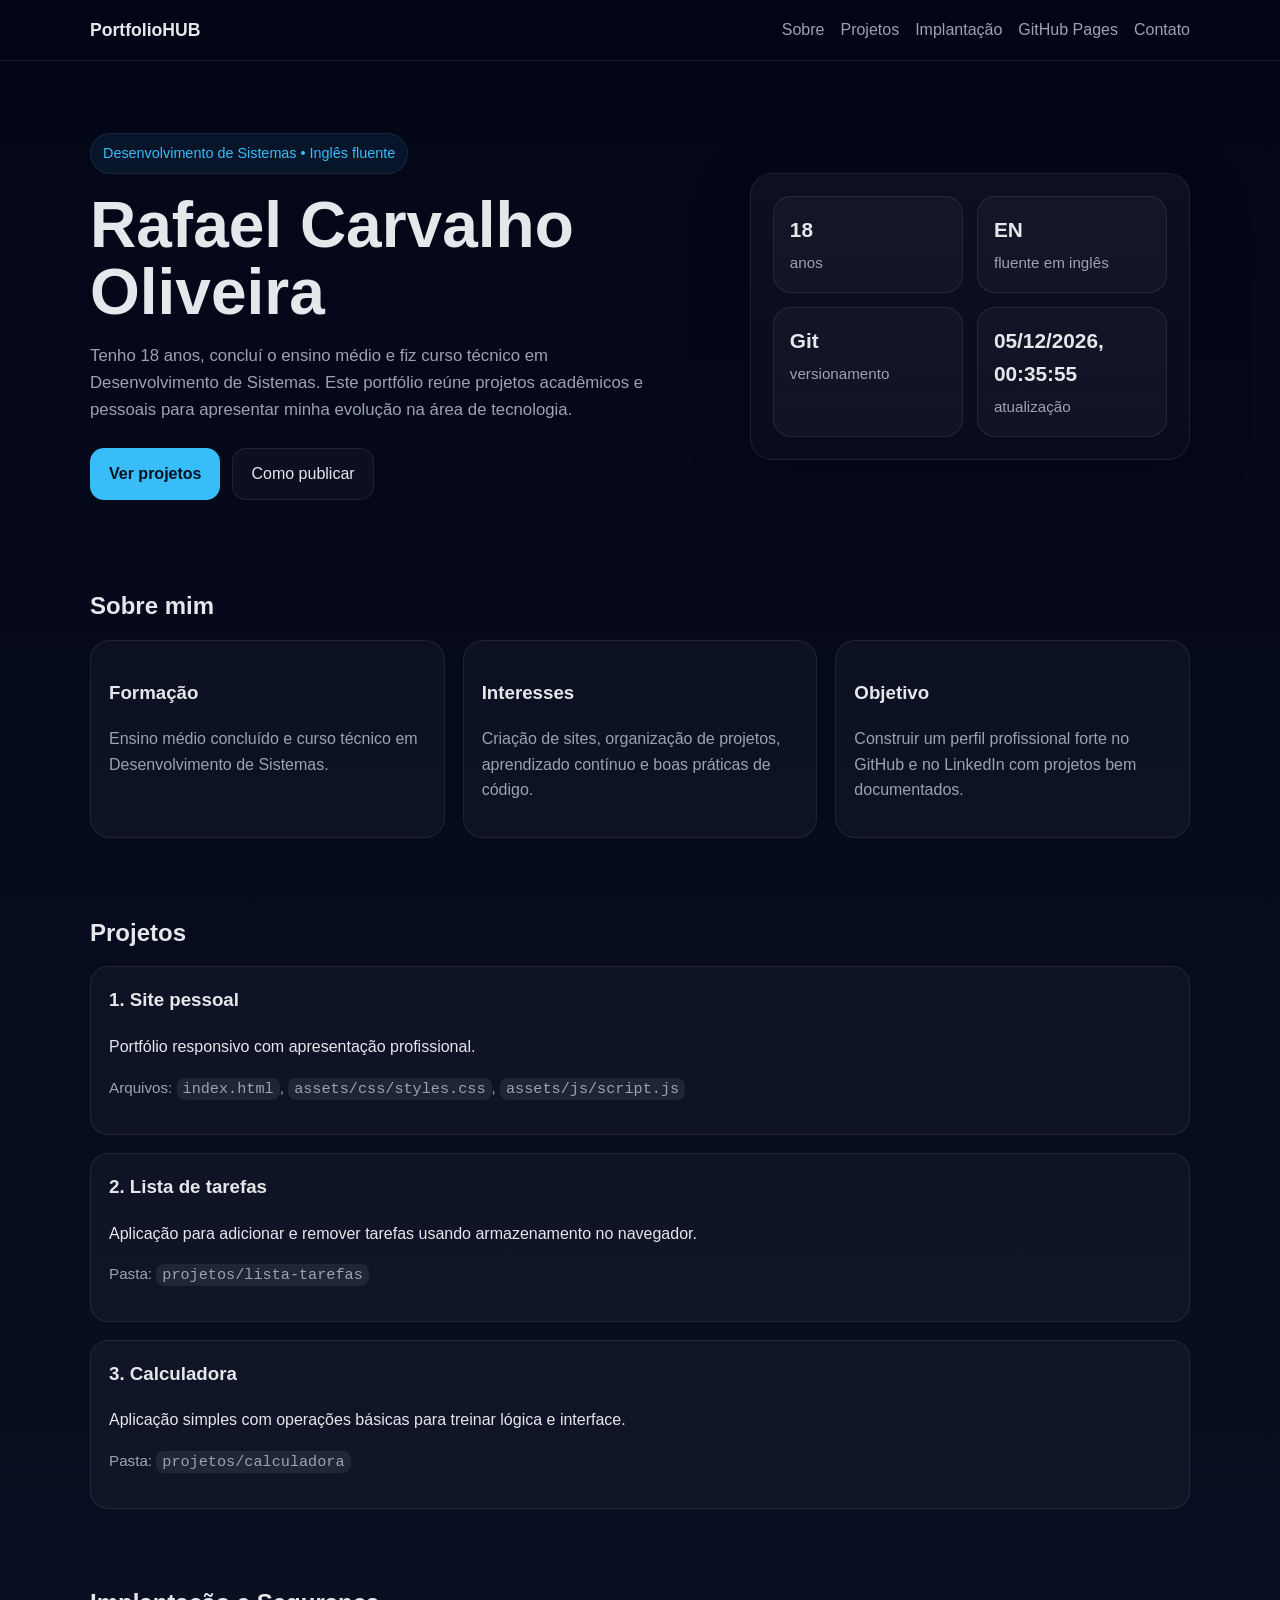
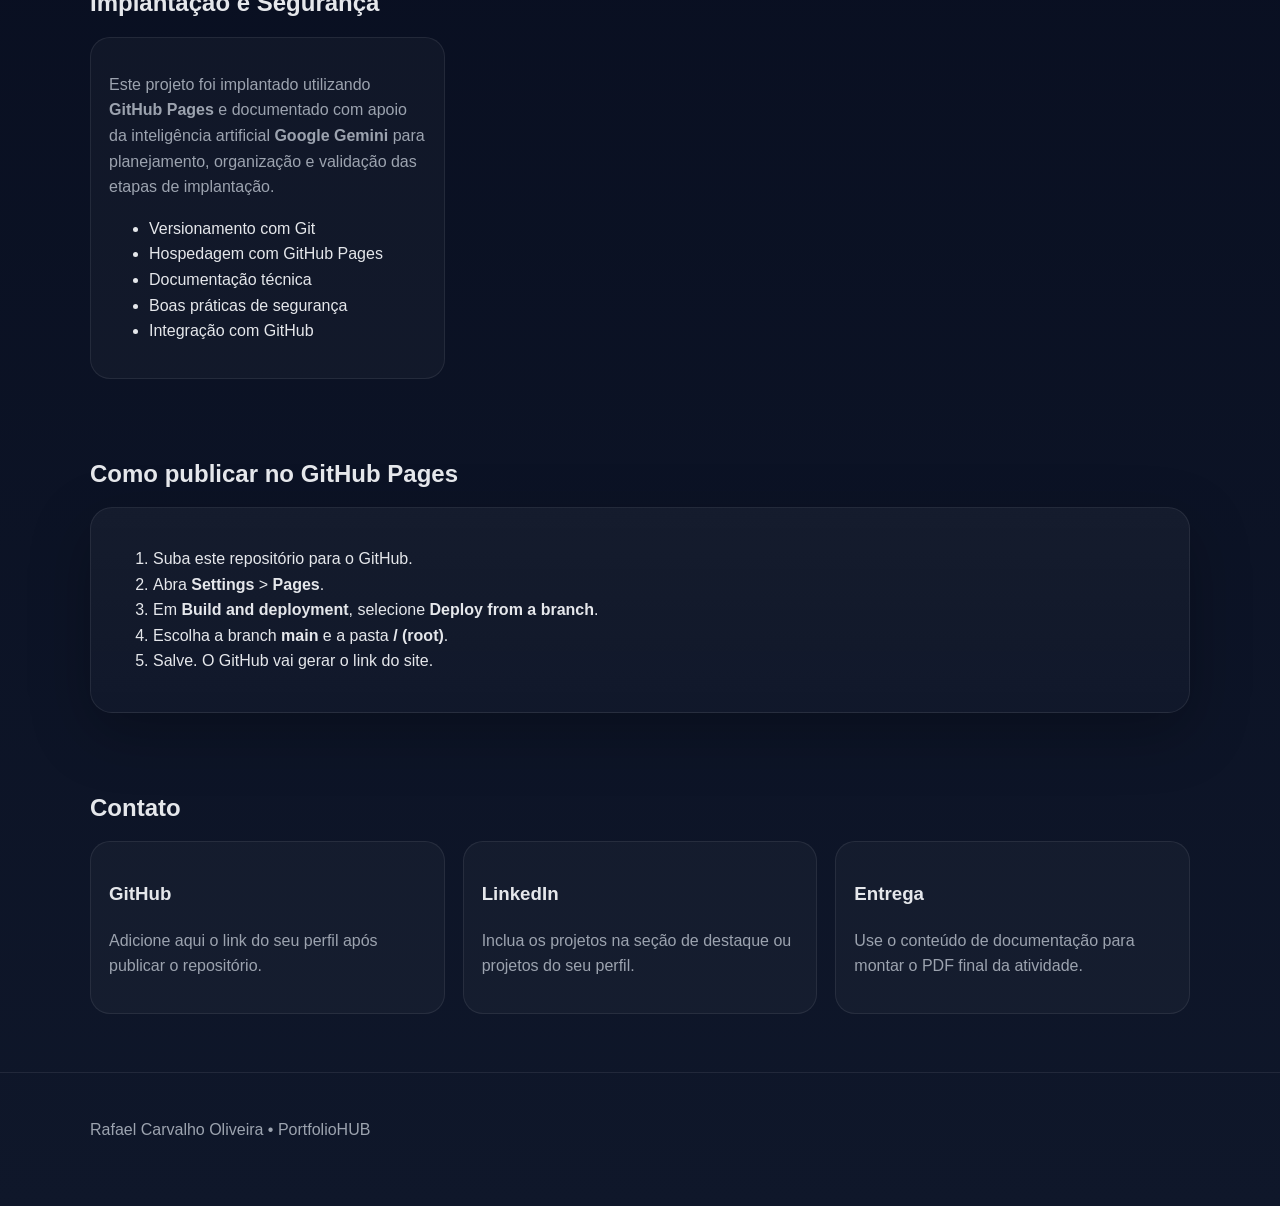
<file: Repositorio_hub/index.html>
<!DOCTYPE html>
<html lang="pt-BR">
<head>
  <meta charset="UTF-8" />
  <meta name="viewport" content="width=device-width, initial-scale=1.0" />
  <title>PortfolioHUB | Rafael Carvalho Oliveira</title>
  <link rel="stylesheet" href="assets/css/styles.css" />
</head>
<body>
  <header>
    <div class="container nav">
      <strong>PortfolioHUB</strong>
      <nav class="nav-links">
        <a href="#sobre">Sobre</a>
        <a href="#projetos">Projetos</a>
        <a href="#implantacao">Implantação</a>
        <a href="#github-pages">GitHub Pages</a>
        <a href="#contato">Contato</a>
      </nav>
    </div>
  </header>

  <main>
    <section class="hero">
      <div class="container hero-grid">
        <div>
          <span class="badge">Desenvolvimento de Sistemas • Inglês fluente</span>
          <h1>Rafael Carvalho Oliveira</h1>
          <p class="lead">
            Tenho 18 anos, concluí o ensino médio e fiz curso técnico em Desenvolvimento de Sistemas.
            Este portfólio reúne projetos acadêmicos e pessoais para apresentar minha evolução na área de tecnologia.
          </p>
          <div class="actions">
            <a class="btn primary" href="#projetos">Ver projetos</a>
            <a class="btn secondary" href="#github-pages">Como publicar</a>
          </div>
        </div>

        <div class="panel">
          <div class="stats">
            <div class="stat">
              <strong id="age">18</strong>
              <span class="small">anos</span>
            </div>
            <div class="stat">
              <strong>EN</strong>
              <span class="small">fluente em inglês</span>
            </div>
            <div class="stat">
              <strong>Git</strong>
              <span class="small">versionamento</span>
            </div>
            <div class="stat">
              <strong id="clock">--</strong>
              <span class="small">atualização</span>
            </div>
          </div>
        </div>
      </div>
    </section>

    <section id="sobre">
      <div class="container">
        <h2 class="section-title">Sobre mim</h2>
        <div class="grid">
          <article class="card">
            <h3>Formação</h3>
            <p>Ensino médio concluído e curso técnico em Desenvolvimento de Sistemas.</p>
          </article>
          <article class="card">
            <h3>Interesses</h3>
            <p>Criação de sites, organização de projetos, aprendizado contínuo e boas práticas de código.</p>
          </article>
          <article class="card">
            <h3>Objetivo</h3>
            <p>Construir um perfil profissional forte no GitHub e no LinkedIn com projetos bem documentados.</p>
          </article>
        </div>
      </div>
    </section>

    <section id="projetos">
      <div class="container">
        <h2 class="section-title">Projetos</h2>
        <div class="project-list">
          <div class="project-item">
            <h3>1. Site pessoal</h3>
            <p>Portfólio responsivo com apresentação profissional.</p>
            <p class="small">Arquivos: <code>index.html</code>, <code>assets/css/styles.css</code>, <code>assets/js/script.js</code></p>
          </div>
          <div class="project-item">
            <h3>2. Lista de tarefas</h3>
            <p>Aplicação para adicionar e remover tarefas usando armazenamento no navegador.</p>
            <p class="small">Pasta: <code>projetos/lista-tarefas</code></p>
          </div>
          <div class="project-item">
            <h3>3. Calculadora</h3>
            <p>Aplicação simples com operações básicas para treinar lógica e interface.</p>
            <p class="small">Pasta: <code>projetos/calculadora</code></p>
          </div>
        </div>
      </div>
    </section>

    <section id="implantacao">
      <div class="container">
        <h2 class="section-title">Implantação e Segurança</h2>
        <div class="grid">
          <article class="card">
            <p>
              Este projeto foi implantado utilizando <strong>GitHub Pages</strong>
              e documentado com apoio da inteligência artificial
              <strong>Google Gemini</strong> para planejamento, organização e
              validação das etapas de implantação.
            </p>
            <ul style="margin-top: 12px;">
              <li>Versionamento com Git</li>
              <li>Hospedagem com GitHub Pages</li>
              <li>Documentação técnica</li>
              <li>Boas práticas de segurança</li>
              <li>Integração com GitHub</li>
            </ul>
          </article>
        </div>
      </div>
    </section>
    
    <section id="github-pages">
      <div class="container">
        <h2 class="section-title">Como publicar no GitHub Pages</h2>
        <div class="panel">
          <ol>
            <li>Suba este repositório para o GitHub.</li>
            <li>Abra <strong>Settings</strong> > <strong>Pages</strong>.</li>
            <li>Em <strong>Build and deployment</strong>, selecione <strong>Deploy from a branch</strong>.</li>
            <li>Escolha a branch <strong>main</strong> e a pasta <strong>/ (root)</strong>.</li>
            <li>Salve. O GitHub vai gerar o link do site.</li>
          </ol>
        </div>
      </div>
    </section>

    <section id="contato">
      <div class="container">
        <h2 class="section-title">Contato</h2>
        <div class="grid">
          <article class="card">
            <h3>GitHub</h3>
            <p>Adicione aqui o link do seu perfil após publicar o repositório.</p>
          </article>
          <article class="card">
            <h3>LinkedIn</h3>
            <p>Inclua os projetos na seção de destaque ou projetos do seu perfil.</p>
          </article>
          <article class="card">
            <h3>Entrega</h3>
            <p>Use o conteúdo de documentação para montar o PDF final da atividade.</p>
          </article>
        </div>
      </div>
    </section>
  </main>

  <footer class="footer">
    <div class="container">
      <p>Rafael Carvalho Oliveira • PortfolioHUB</p>
    </div>
  </footer>

  <script src="assets/js/script.js"></script>
</body>
</html>
</file>
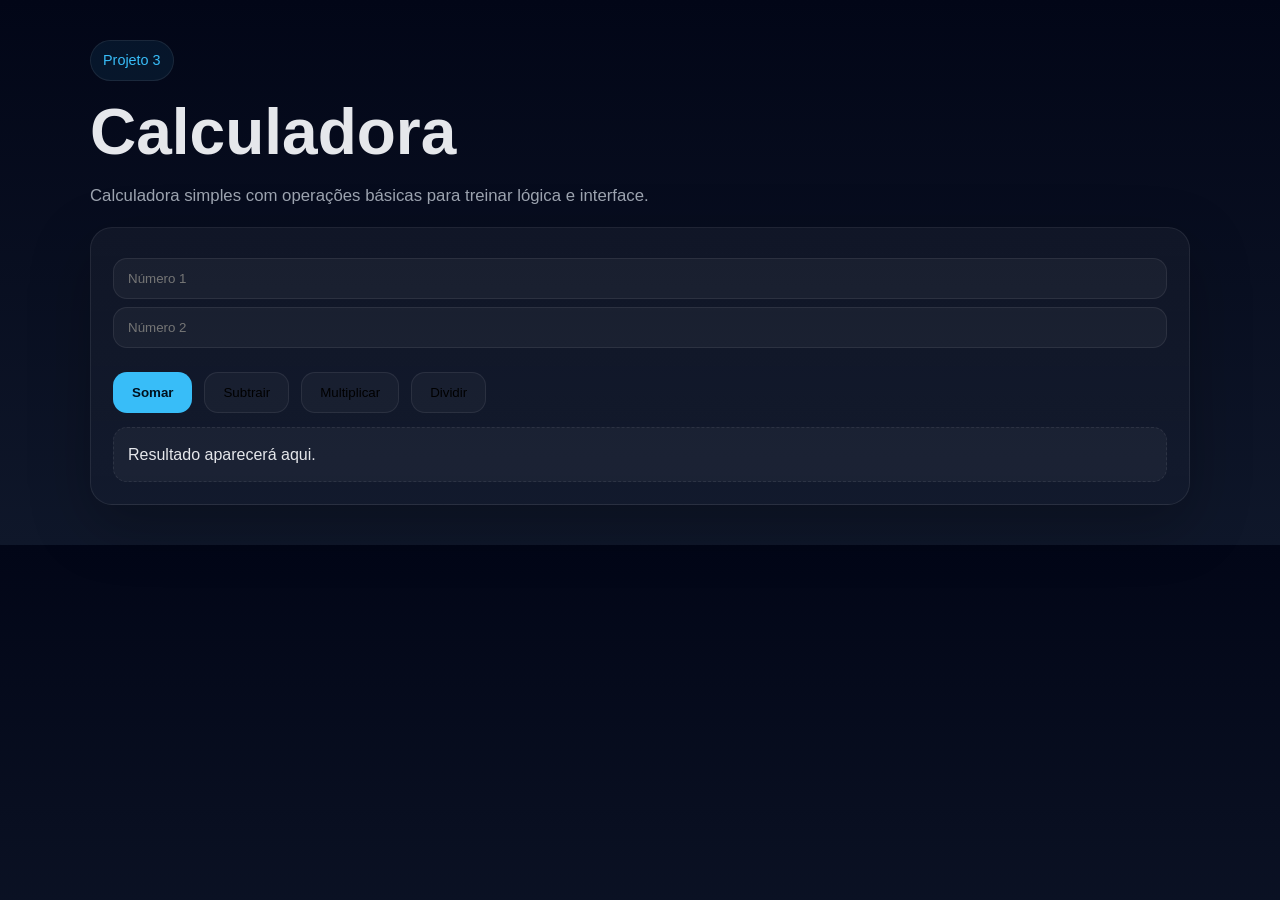
<file: projetos/calculadora/index.html>
<!DOCTYPE html>
<html lang="pt-BR">
<head>
  <meta charset="UTF-8" />
  <meta name="viewport" content="width=device-width, initial-scale=1.0" />
  <title>Calculadora</title>
  <link rel="stylesheet" href="../../assets/css/styles.css" />
</head>
<body>
  <main class="container hero" style="padding-top:40px;">
    <span class="badge">Projeto 3</span>
    <h1>Calculadora</h1>
    <p class="lead">Calculadora simples com operações básicas para treinar lógica e interface.</p>

    <div class="panel">
      <input id="a" type="number" placeholder="Número 1" />
      <input id="b" type="number" placeholder="Número 2" />
      <div class="actions">
        <button class="btn primary" onclick="calc('+')">Somar</button>
        <button class="btn secondary" onclick="calc('-')">Subtrair</button>
        <button class="btn secondary" onclick="calc('*')">Multiplicar</button>
        <button class="btn secondary" onclick="calc('/')">Dividir</button>
      </div>
      <div class="tool-output" id="result">Resultado aparecerá aqui.</div>
    </div>
  </main>

  <script>
    function calc(op) {
      const a = Number(document.getElementById('a').value);
      const b = Number(document.getElementById('b').value);
      const result = document.getElementById('result');
      if (Number.isNaN(a) || Number.isNaN(b)) {
        result.textContent = 'Digite dois números válidos.';
        return;
      }
      let value;
      if (op === '+') value = a + b;
      if (op === '-') value = a - b;
      if (op === '*') value = a * b;
      if (op === '/') value = b === 0 ? 'Divisão por zero não permitida.' : a / b;
      result.textContent = `Resultado: ${value}`;
    }
  </script>
</body>
</html>
</file>
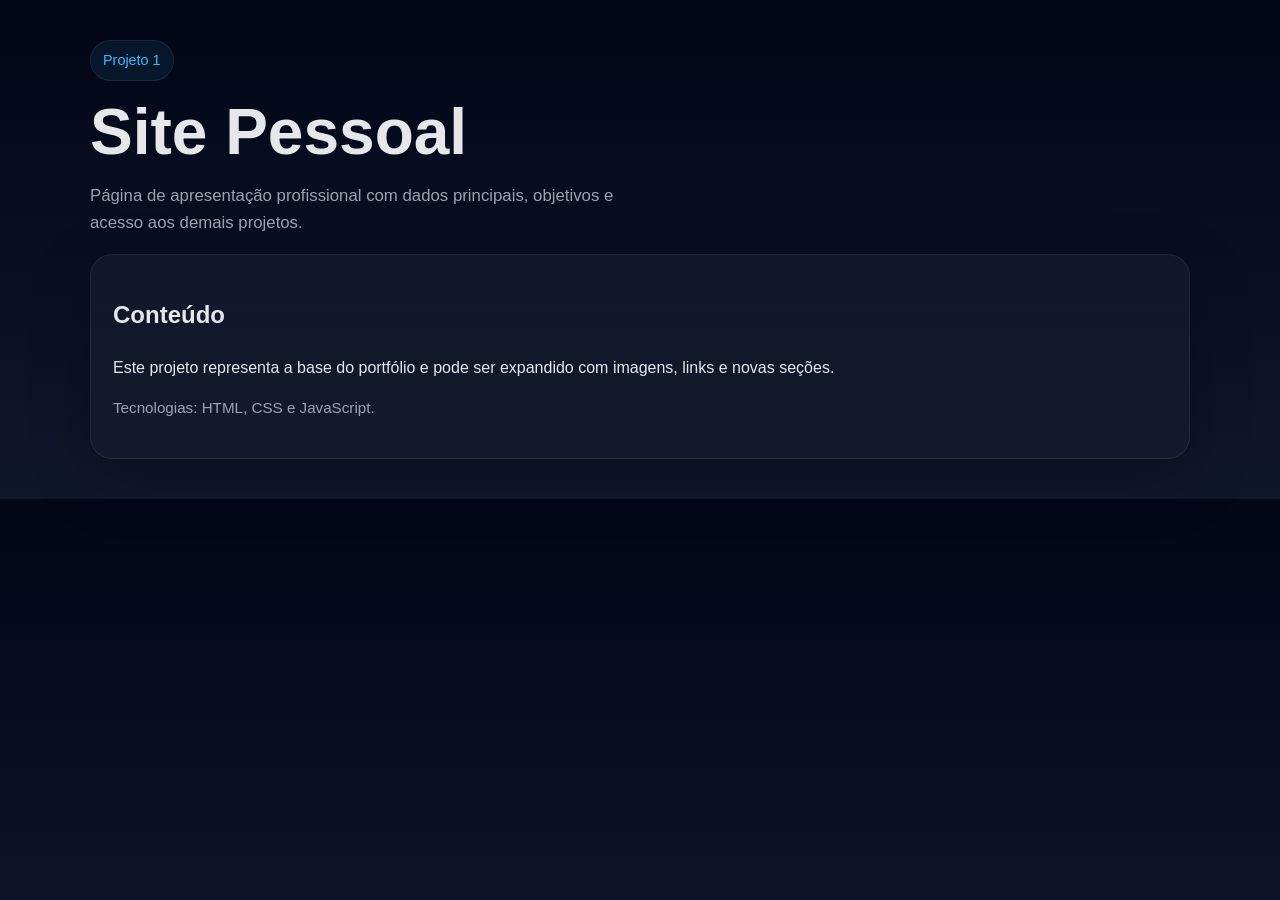
<file: projetos/site-pessoal/index.html>
<!DOCTYPE html>
<html lang="pt-BR">
<head>
  <meta charset="UTF-8" />
  <meta name="viewport" content="width=device-width, initial-scale=1.0" />
  <title>Site Pessoal</title>
  <link rel="stylesheet" href="../../assets/css/styles.css" />
</head>
<body>
  <main class="container hero" style="padding-top:40px;">
    <span class="badge">Projeto 1</span>
    <h1>Site Pessoal</h1>
    <p class="lead">Página de apresentação profissional com dados principais, objetivos e acesso aos demais projetos.</p>
    <div class="panel">
      <h2>Conteúdo</h2>
      <p>Este projeto representa a base do portfólio e pode ser expandido com imagens, links e novas seções.</p>
      <p class="small">Tecnologias: HTML, CSS e JavaScript.</p>
    </div>
  </main>
</body>
</html>
</file>
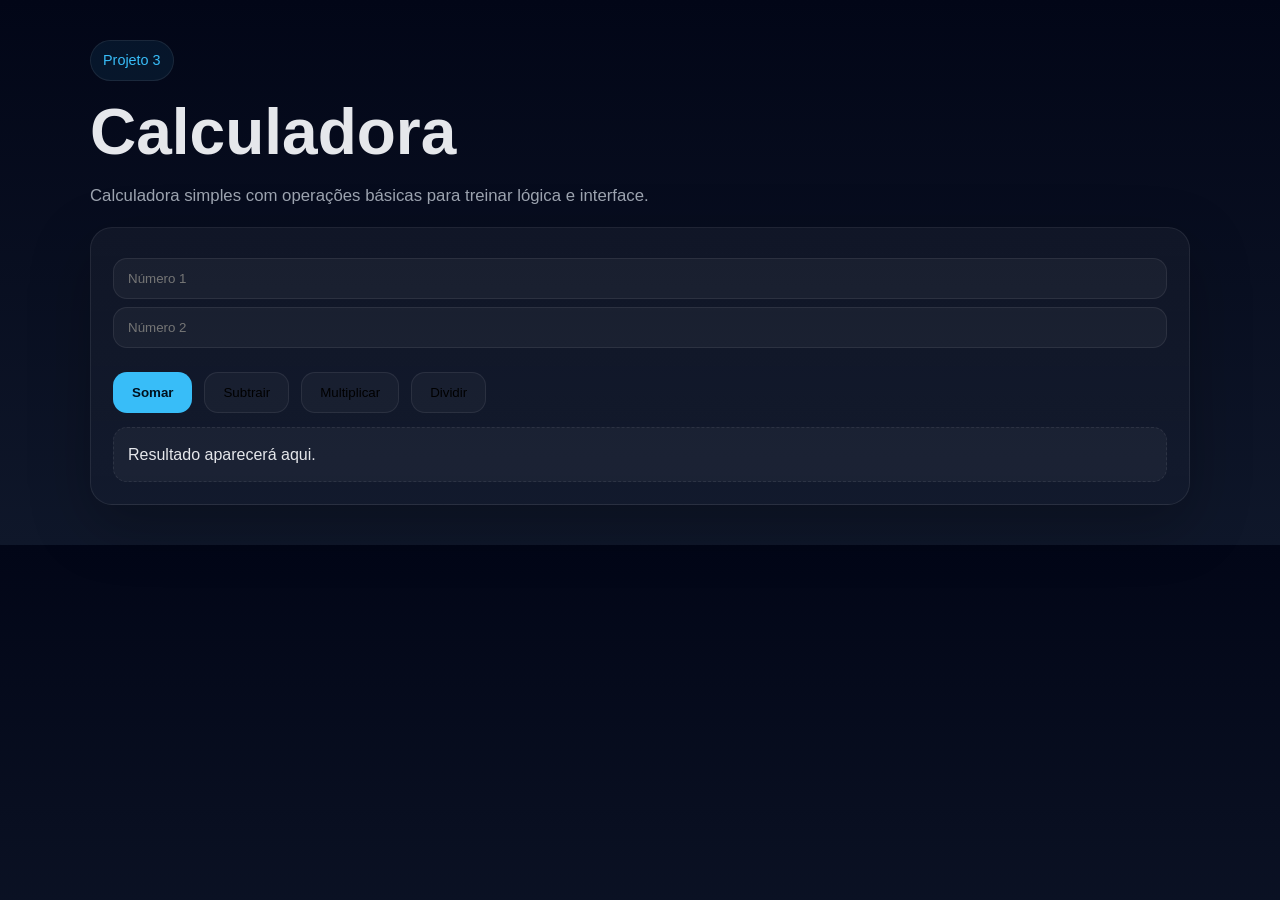
<file: Repositorio_hub/projetos/calculadora/index.html>
<!DOCTYPE html>
<html lang="pt-BR">
<head>
  <meta charset="UTF-8" />
  <meta name="viewport" content="width=device-width, initial-scale=1.0" />
  <title>Calculadora</title>
  <link rel="stylesheet" href="../../assets/css/styles.css" />
</head>
<body>
  <main class="container hero" style="padding-top:40px;">
    <span class="badge">Projeto 3</span>
    <h1>Calculadora</h1>
    <p class="lead">Calculadora simples com operações básicas para treinar lógica e interface.</p>

    <div class="panel">
      <input id="a" type="number" placeholder="Número 1" />
      <input id="b" type="number" placeholder="Número 2" />
      <div class="actions">
        <button class="btn primary" onclick="calc('+')">Somar</button>
        <button class="btn secondary" onclick="calc('-')">Subtrair</button>
        <button class="btn secondary" onclick="calc('*')">Multiplicar</button>
        <button class="btn secondary" onclick="calc('/')">Dividir</button>
      </div>
      <div class="tool-output" id="result">Resultado aparecerá aqui.</div>
    </div>
  </main>

  <script>
    function calc(op) {
      const a = Number(document.getElementById('a').value);
      const b = Number(document.getElementById('b').value);
      const result = document.getElementById('result');
      if (Number.isNaN(a) || Number.isNaN(b)) {
        result.textContent = 'Digite dois números válidos.';
        return;
      }
      let value;
      if (op === '+') value = a + b;
      if (op === '-') value = a - b;
      if (op === '*') value = a * b;
      if (op === '/') value = b === 0 ? 'Divisão por zero não permitida.' : a / b;
      result.textContent = `Resultado: ${value}`;
    }
  </script>
</body>
</html>
</file>
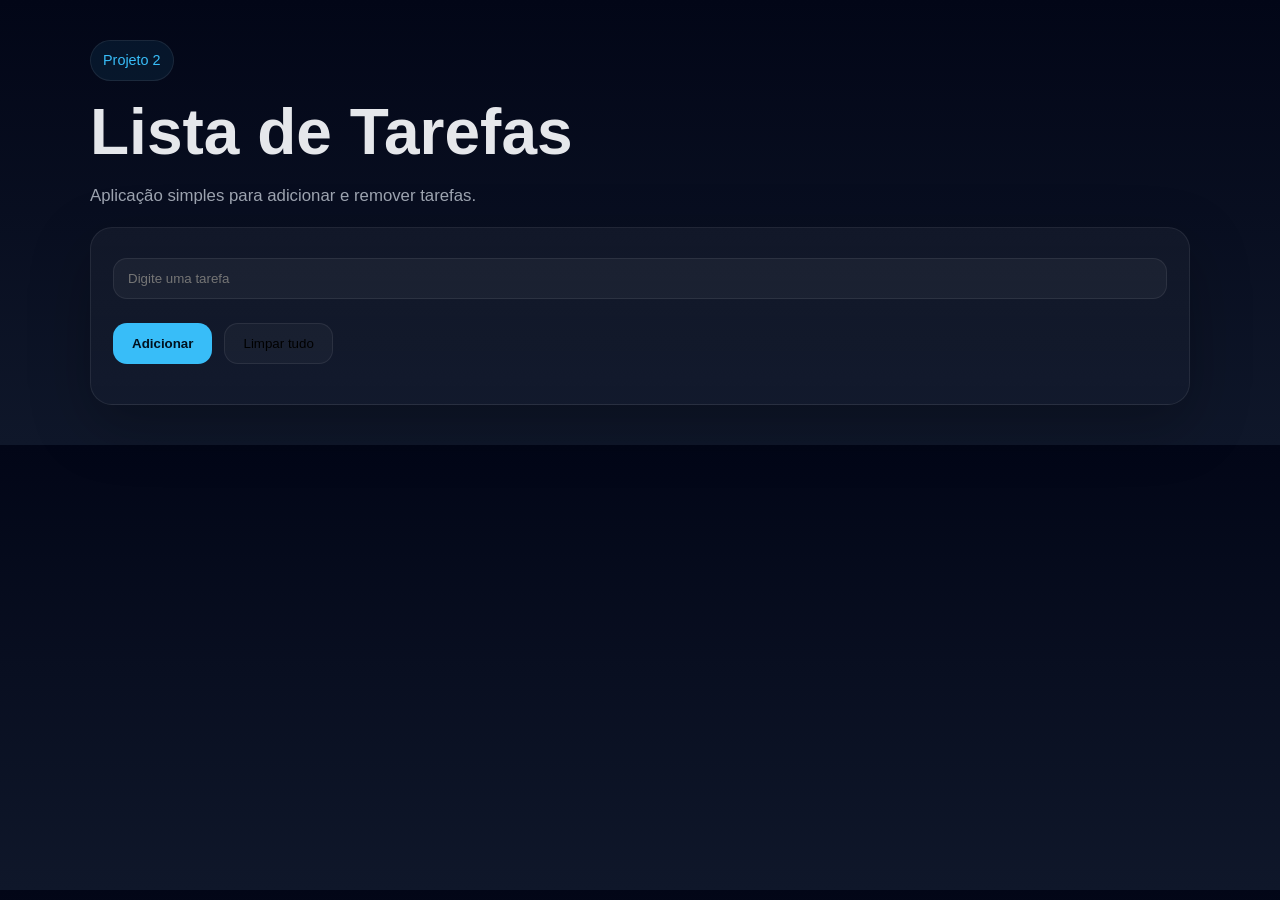
<file: Repositorio_hub/projetos/lista-tarefas/index.html>
<!DOCTYPE html>
<html lang="pt-BR">
<head>
  <meta charset="UTF-8" />
  <meta name="viewport" content="width=device-width, initial-scale=1.0" />
  <title>Lista de Tarefas</title>
  <link rel="stylesheet" href="../../assets/css/styles.css" />
</head>
<body>
  <main class="container hero" style="padding-top:40px;">
    <span class="badge">Projeto 2</span>
    <h1>Lista de Tarefas</h1>
    <p class="lead">Aplicação simples para adicionar e remover tarefas.</p>

    <div class="panel">
      <input id="taskInput" type="text" placeholder="Digite uma tarefa" />
      <div class="actions">
        <button class="btn primary" onclick="addTask()">Adicionar</button>
        <button class="btn secondary" onclick="clearTasks()">Limpar tudo</button>
      </div>
      <div id="list" class="project-list" style="margin-top:18px;"></div>
    </div>
  </main>

  <script>
    const list = document.getElementById('list');
    const taskInput = document.getElementById('taskInput');

    function render() {
      const items = JSON.parse(localStorage.getItem('tasks') || '[]');
      list.innerHTML = items.map((task, index) => `
        <div class="project-item">
          <strong>${task}</strong>
          <div class="actions" style="margin-top:12px;">
            <button class="btn secondary" onclick="removeTask(${index})">Remover</button>
          </div>
        </div>
      `).join('');
    }

    function addTask() {
      const value = taskInput.value.trim();
      if (!value) return;
      const items = JSON.parse(localStorage.getItem('tasks') || '[]');
      items.push(value);
      localStorage.setItem('tasks', JSON.stringify(items));
      taskInput.value = '';
      render();
    }

    function removeTask(index) {
      const items = JSON.parse(localStorage.getItem('tasks') || '[]');
      items.splice(index, 1);
      localStorage.setItem('tasks', JSON.stringify(items));
      render();
    }

    function clearTasks() {
      localStorage.removeItem('tasks');
      render();
    }

    render();
  </script>
</body>
</html>
</file>
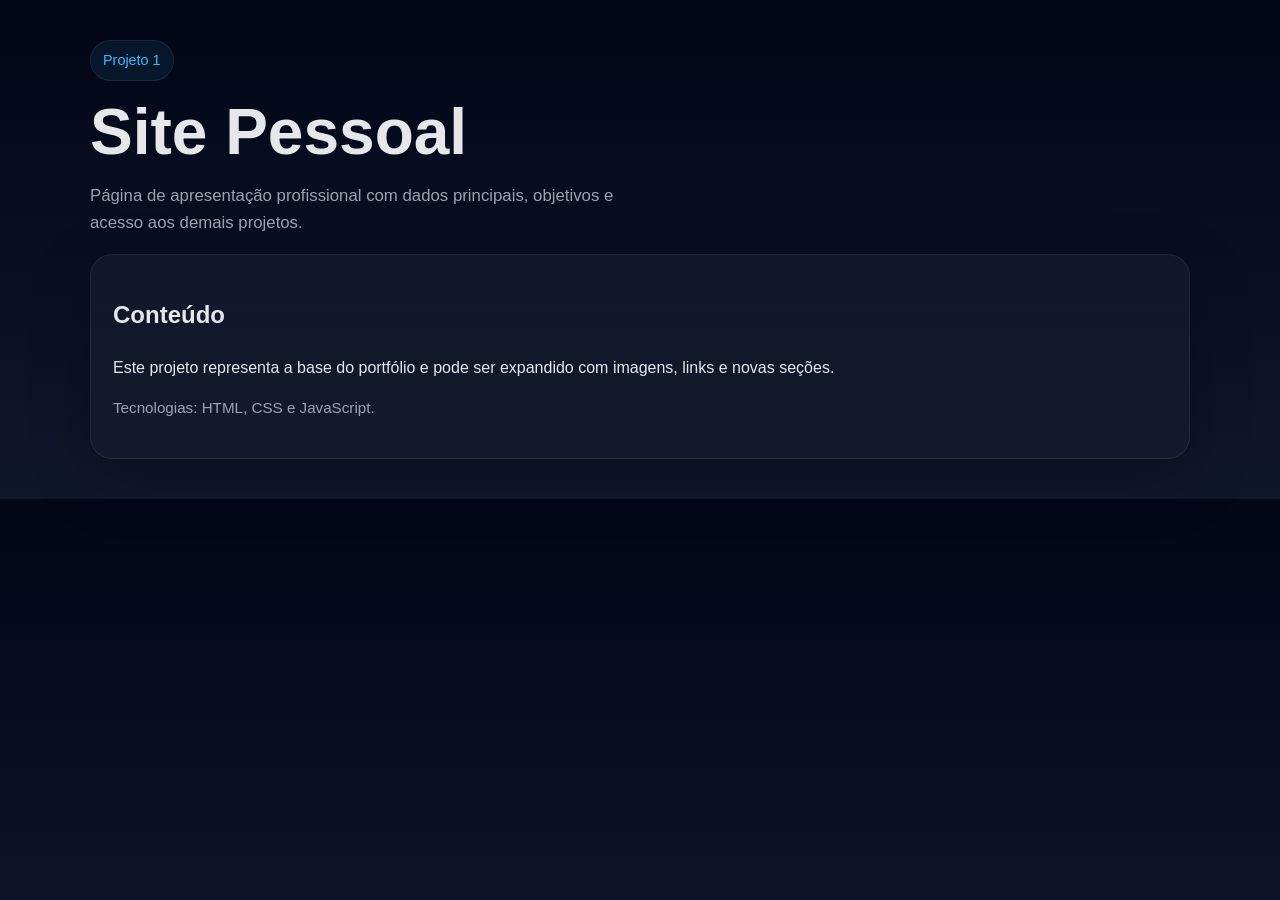
<file: Repositorio_hub/projetos/site-pessoal/index.html>
<!DOCTYPE html>
<html lang="pt-BR">
<head>
  <meta charset="UTF-8" />
  <meta name="viewport" content="width=device-width, initial-scale=1.0" />
  <title>Site Pessoal</title>
  <link rel="stylesheet" href="../../assets/css/styles.css" />
</head>
<body>
  <main class="container hero" style="padding-top:40px;">
    <span class="badge">Projeto 1</span>
    <h1>Site Pessoal</h1>
    <p class="lead">Página de apresentação profissional com dados principais, objetivos e acesso aos demais projetos.</p>
    <div class="panel">
      <h2>Conteúdo</h2>
      <p>Este projeto representa a base do portfólio e pode ser expandido com imagens, links e novas seções.</p>
      <p class="small">Tecnologias: HTML, CSS e JavaScript.</p>
    </div>
  </main>
</body>
</html>
</file>
<file: Repositorio_hub/assets/css/styles.css>
:root {
  --bg: #0f172a;
  --panel: #111827;
  --card: #1f2937;
  --text: #e5e7eb;
  --muted: #9ca3af;
  --accent: #38bdf8;
  --border: rgba(255,255,255,.08);
}

* { box-sizing: border-box; }

html { scroll-behavior: smooth; }

body {
  margin: 0;
  font-family: Arial, Helvetica, sans-serif;
  background: linear-gradient(180deg, #020617, var(--bg));
  color: var(--text);
  line-height: 1.6;
}

a { color: inherit; text-decoration: none; }

code {
  background: rgba(255,255,255,.07);
  padding: 2px 6px;
  border-radius: 8px;
}

.container {
  width: min(1100px, calc(100% - 32px));
  margin: 0 auto;
}

header {
  position: sticky;
  top: 0;
  background: rgba(2, 6, 23, .85);
  backdrop-filter: blur(12px);
  border-bottom: 1px solid var(--border);
  z-index: 10;
}

.nav {
  display: flex;
  justify-content: space-between;
  align-items: center;
  padding: 16px 0;
  gap: 16px;
}

.nav strong {
  font-size: 1.1rem;
}

.nav-links {
  display: flex;
  gap: 16px;
  flex-wrap: wrap;
}

.nav-links a {
  color: var(--muted);
}

.hero {
  padding: 72px 0 40px;
}

.hero-grid {
  display: grid;
  grid-template-columns: 1.3fr .9fr;
  gap: 24px;
  align-items: center;
}

.badge {
  display: inline-block;
  padding: 8px 12px;
  border: 1px solid var(--border);
  border-radius: 999px;
  color: var(--accent);
  background: rgba(56, 189, 248, .08);
  font-size: .9rem;
}

h1 {
  font-size: clamp(2.2rem, 5vw, 4.2rem);
  line-height: 1.05;
  margin: 18px 0 12px;
}

.lead {
  color: var(--muted);
  font-size: 1.05rem;
  max-width: 60ch;
}

.actions {
  display: flex;
  gap: 12px;
  margin-top: 24px;
  flex-wrap: wrap;
}

.btn {
  display: inline-block;
  padding: 12px 18px;
  border-radius: 14px;
  border: 1px solid var(--border);
  transition: transform .2s ease, border-color .2s ease;
  cursor: pointer;
}

.btn:hover { transform: translateY(-2px); }

.btn.primary {
  background: var(--accent);
  color: #00111f;
  font-weight: bold;
  border-color: transparent;
}

.btn.secondary {
  background: rgba(255,255,255,.03);
}

.panel {
  background: linear-gradient(180deg, rgba(255,255,255,.04), rgba(255,255,255,.02));
  border: 1px solid var(--border);
  border-radius: 22px;
  padding: 22px;
  box-shadow: 0 20px 60px rgba(0,0,0,.25);
}

.stats {
  display: grid;
  grid-template-columns: repeat(2, 1fr);
  gap: 14px;
}

.stat {
  background: rgba(255,255,255,.03);
  border: 1px solid var(--border);
  border-radius: 18px;
  padding: 16px;
}

.stat strong {
  display: block;
  font-size: 1.3rem;
  margin-bottom: 4px;
}

section {
  padding: 28px 0;
}

.section-title {
  font-size: 1.5rem;
  margin-bottom: 14px;
}

.grid {
  display: grid;
  grid-template-columns: repeat(3, 1fr);
  gap: 18px;
}

.card {
  background: rgba(255,255,255,.03);
  border: 1px solid var(--border);
  border-radius: 20px;
  padding: 18px;
}

.card p { color: var(--muted); }

.tag {
  display: inline-block;
  padding: 6px 10px;
  border-radius: 999px;
  border: 1px solid var(--border);
  margin: 4px 6px 0 0;
  color: var(--accent);
  font-size: .85rem;
}

.footer {
  padding: 28px 0 50px;
  color: var(--muted);
  border-top: 1px solid var(--border);
  margin-top: 30px;
}

.project-list {
  display: grid;
  gap: 18px;
}

.project-item {
  padding: 18px;
  border-radius: 18px;
  background: rgba(255,255,255,.03);
  border: 1px solid var(--border);
}

.project-item h3 { margin-top: 0; }

.small {
  color: var(--muted);
  font-size: .95rem;
}

textarea, input {
  width: 100%;
  padding: 12px 14px;
  margin-top: 8px;
  border-radius: 14px;
  border: 1px solid var(--border);
  background: rgba(255,255,255,.04);
  color: var(--text);
}

.tool-output {
  margin-top: 14px;
  padding: 14px;
  border-radius: 14px;
  background: rgba(255,255,255,.04);
  border: 1px dashed var(--border);
}

pre {
  white-space: pre-wrap;
  word-break: break-word;
}

@media (max-width: 860px) {
  .hero-grid, .grid { grid-template-columns: 1fr; }
  .nav { align-items: flex-start; flex-direction: column; }
}
</file>
<file: assets/css/styles.css>
:root {
  --bg: #0f172a;
  --panel: #111827;
  --card: #1f2937;
  --text: #e5e7eb;
  --muted: #9ca3af;
  --accent: #38bdf8;
  --border: rgba(255,255,255,.08);
}

* { box-sizing: border-box; }

html { scroll-behavior: smooth; }

body {
  margin: 0;
  font-family: Arial, Helvetica, sans-serif;
  background: linear-gradient(180deg, #020617, var(--bg));
  color: var(--text);
  line-height: 1.6;
}

a { color: inherit; text-decoration: none; }

code {
  background: rgba(255,255,255,.07);
  padding: 2px 6px;
  border-radius: 8px;
}

.container {
  width: min(1100px, calc(100% - 32px));
  margin: 0 auto;
}

header {
  position: sticky;
  top: 0;
  background: rgba(2, 6, 23, .85);
  backdrop-filter: blur(12px);
  border-bottom: 1px solid var(--border);
  z-index: 10;
}

.nav {
  display: flex;
  justify-content: space-between;
  align-items: center;
  padding: 16px 0;
  gap: 16px;
}

.nav strong {
  font-size: 1.1rem;
}

.nav-links {
  display: flex;
  gap: 16px;
  flex-wrap: wrap;
}

.nav-links a {
  color: var(--muted);
}

.hero {
  padding: 72px 0 40px;
}

.hero-grid {
  display: grid;
  grid-template-columns: 1.3fr .9fr;
  gap: 24px;
  align-items: center;
}

.badge {
  display: inline-block;
  padding: 8px 12px;
  border: 1px solid var(--border);
  border-radius: 999px;
  color: var(--accent);
  background: rgba(56, 189, 248, .08);
  font-size: .9rem;
}

h1 {
  font-size: clamp(2.2rem, 5vw, 4.2rem);
  line-height: 1.05;
  margin: 18px 0 12px;
}

.lead {
  color: var(--muted);
  font-size: 1.05rem;
  max-width: 60ch;
}

.actions {
  display: flex;
  gap: 12px;
  margin-top: 24px;
  flex-wrap: wrap;
}

.btn {
  display: inline-block;
  padding: 12px 18px;
  border-radius: 14px;
  border: 1px solid var(--border);
  transition: transform .2s ease, border-color .2s ease;
  cursor: pointer;
}

.btn:hover { transform: translateY(-2px); }

.btn.primary {
  background: var(--accent);
  color: #00111f;
  font-weight: bold;
  border-color: transparent;
}

.btn.secondary {
  background: rgba(255,255,255,.03);
}

.panel {
  background: linear-gradient(180deg, rgba(255,255,255,.04), rgba(255,255,255,.02));
  border: 1px solid var(--border);
  border-radius: 22px;
  padding: 22px;
  box-shadow: 0 20px 60px rgba(0,0,0,.25);
}

.stats {
  display: grid;
  grid-template-columns: repeat(2, 1fr);
  gap: 14px;
}

.stat {
  background: rgba(255,255,255,.03);
  border: 1px solid var(--border);
  border-radius: 18px;
  padding: 16px;
}

.stat strong {
  display: block;
  font-size: 1.3rem;
  margin-bottom: 4px;
}

section {
  padding: 28px 0;
}

.section-title {
  font-size: 1.5rem;
  margin-bottom: 14px;
}

.grid {
  display: grid;
  grid-template-columns: repeat(3, 1fr);
  gap: 18px;
}

.card {
  background: rgba(255,255,255,.03);
  border: 1px solid var(--border);
  border-radius: 20px;
  padding: 18px;
}

.card p { color: var(--muted); }

.tag {
  display: inline-block;
  padding: 6px 10px;
  border-radius: 999px;
  border: 1px solid var(--border);
  margin: 4px 6px 0 0;
  color: var(--accent);
  font-size: .85rem;
}

.footer {
  padding: 28px 0 50px;
  color: var(--muted);
  border-top: 1px solid var(--border);
  margin-top: 30px;
}

.project-list {
  display: grid;
  gap: 18px;
}

.project-item {
  padding: 18px;
  border-radius: 18px;
  background: rgba(255,255,255,.03);
  border: 1px solid var(--border);
}

.project-item h3 { margin-top: 0; }

.small {
  color: var(--muted);
  font-size: .95rem;
}

textarea, input {
  width: 100%;
  padding: 12px 14px;
  margin-top: 8px;
  border-radius: 14px;
  border: 1px solid var(--border);
  background: rgba(255,255,255,.04);
  color: var(--text);
}

.tool-output {
  margin-top: 14px;
  padding: 14px;
  border-radius: 14px;
  background: rgba(255,255,255,.04);
  border: 1px dashed var(--border);
}

pre {
  white-space: pre-wrap;
  word-break: break-word;
}

@media (max-width: 860px) {
  .hero-grid, .grid { grid-template-columns: 1fr; }
  .nav { align-items: flex-start; flex-direction: column; }
}
</file>
